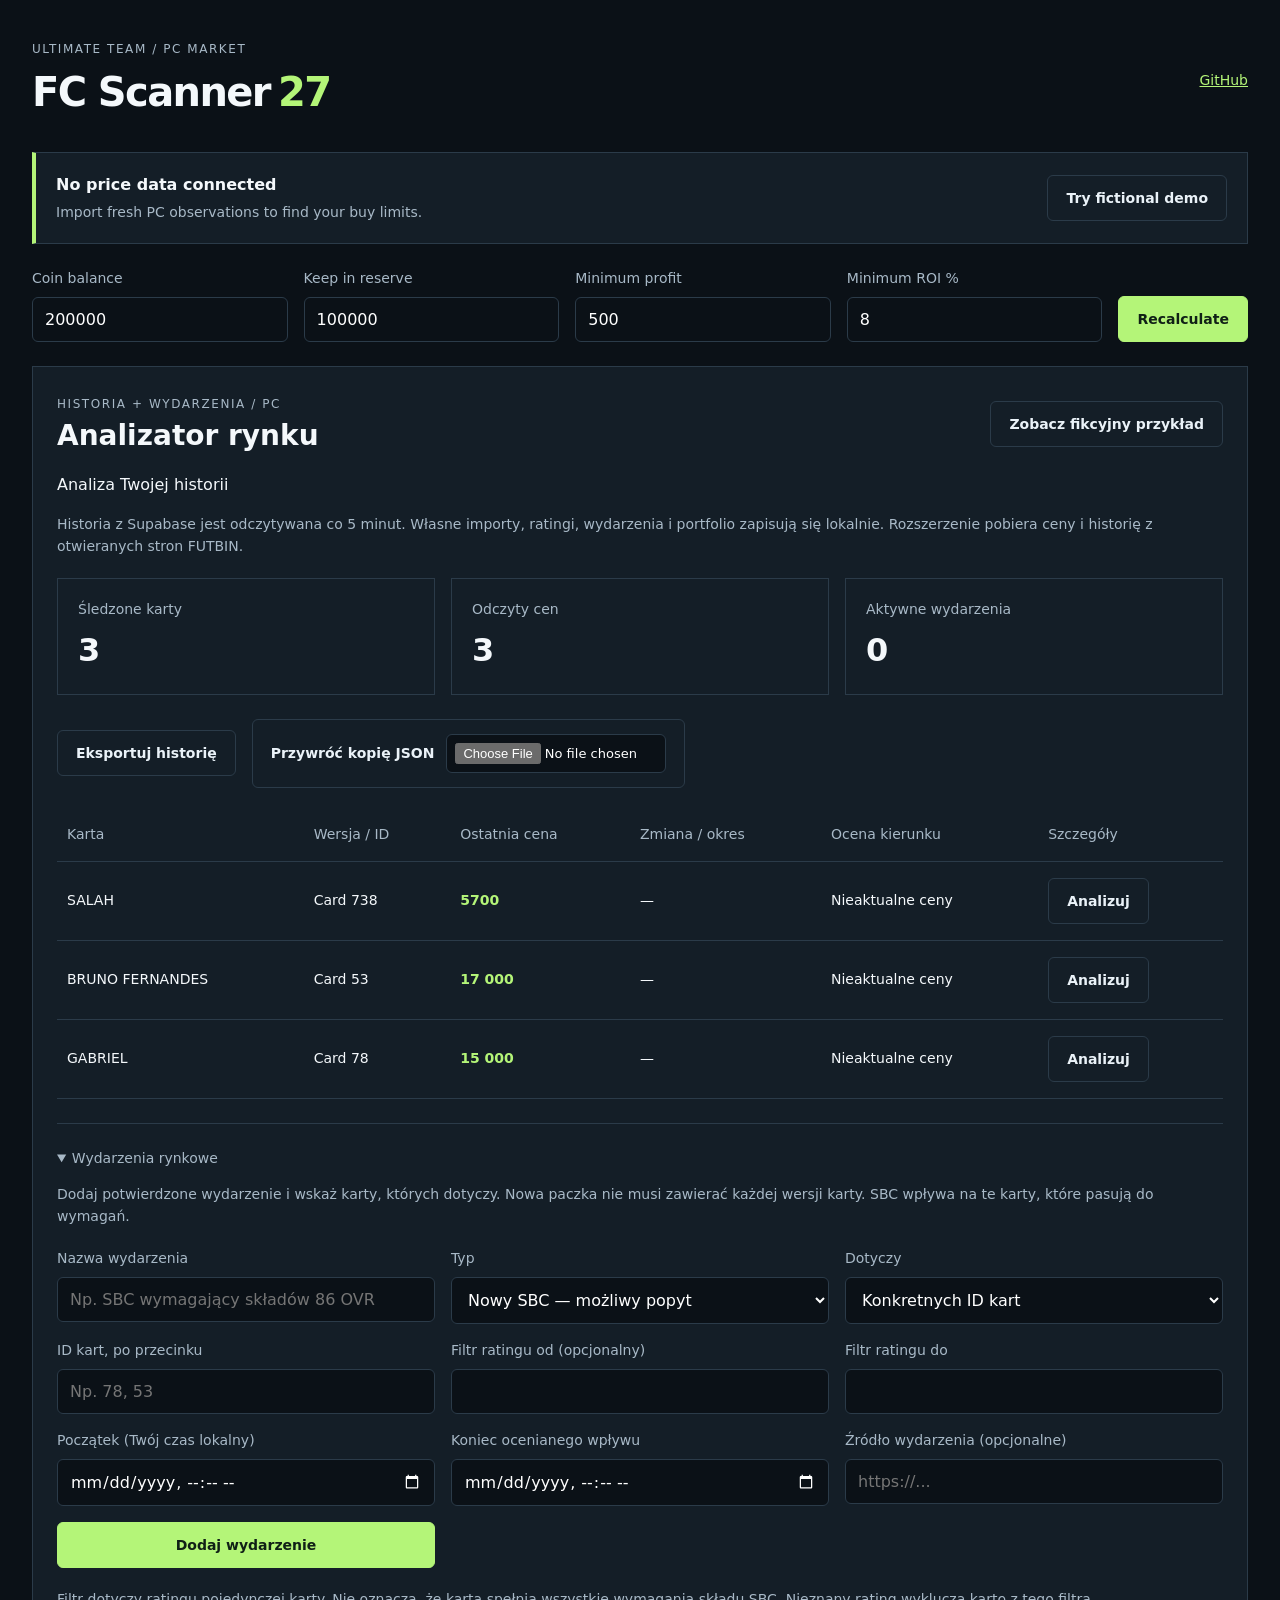
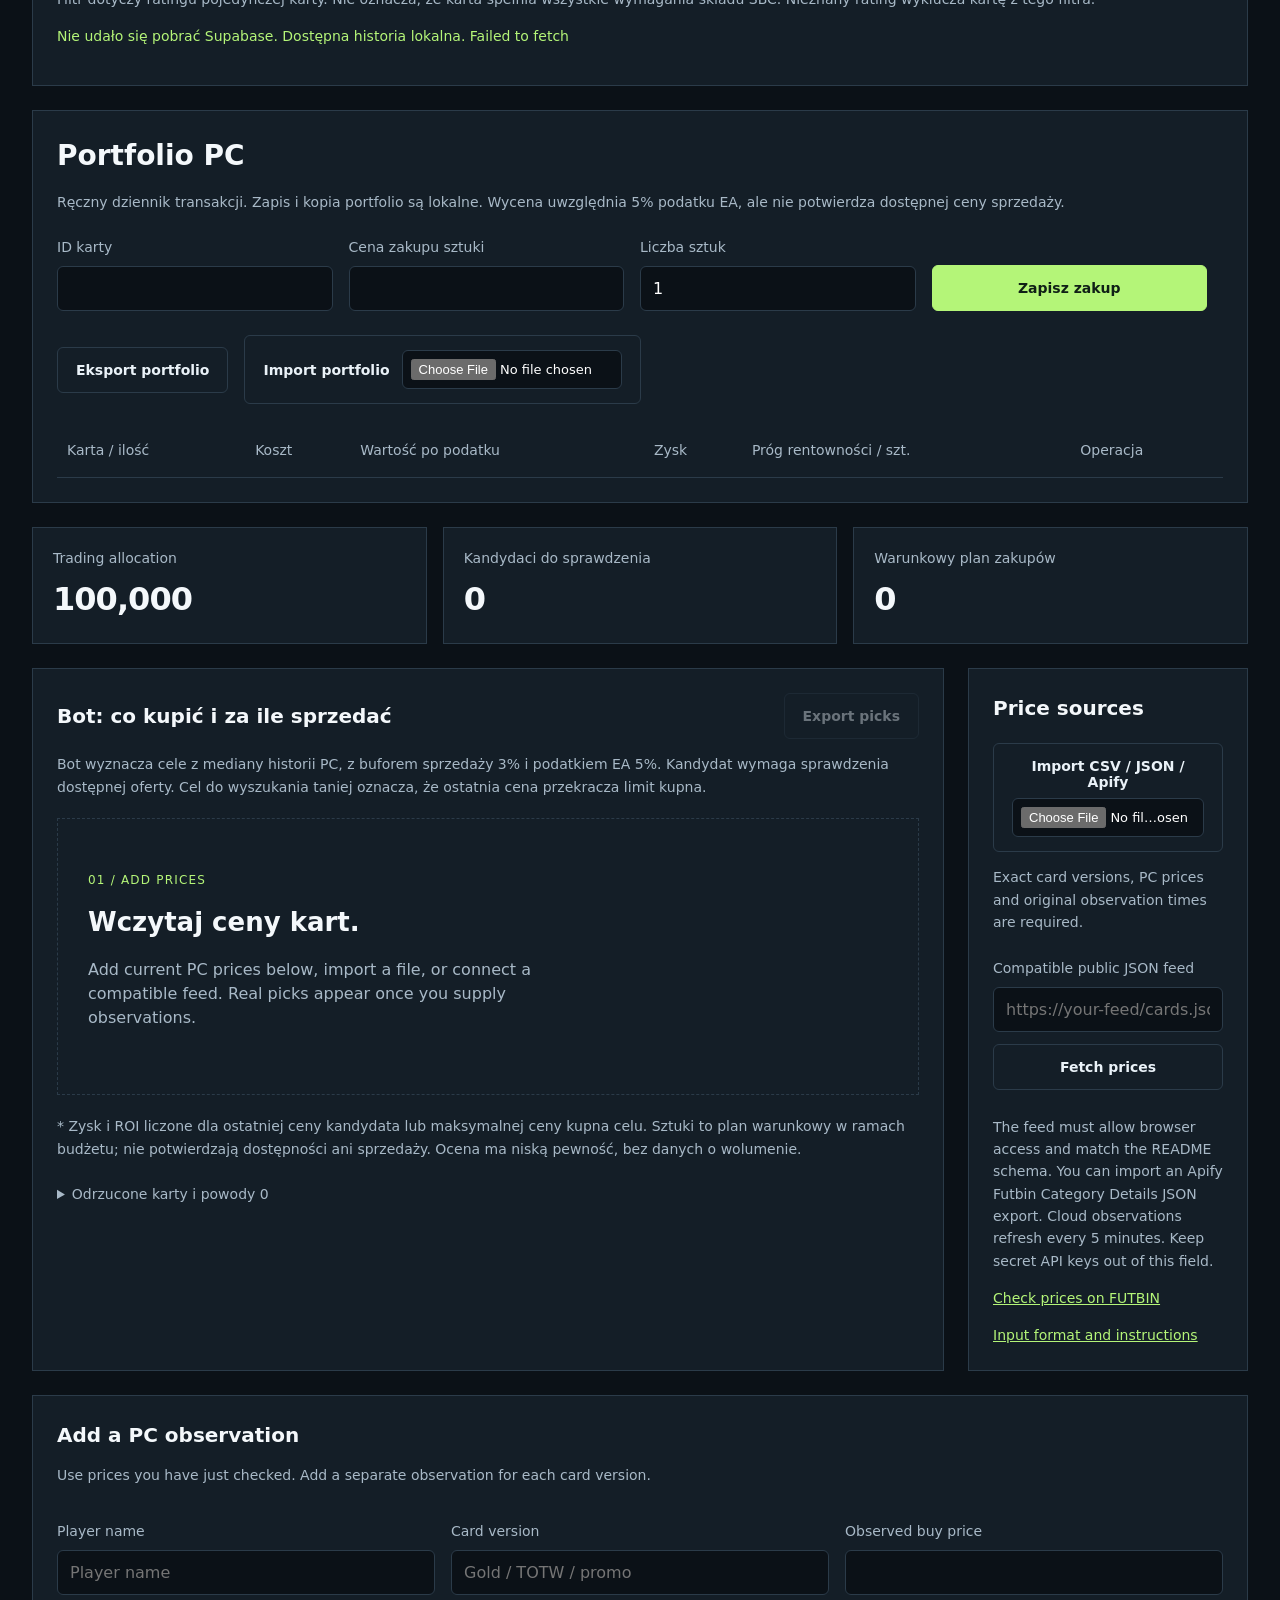
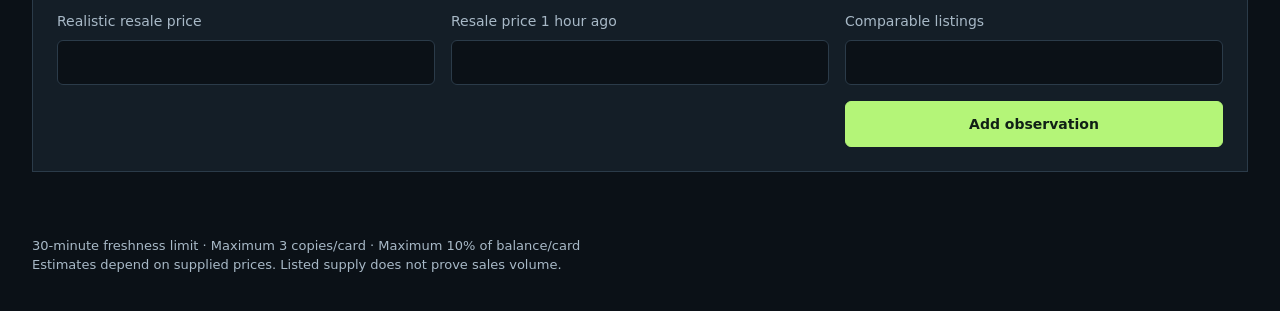
<file: index.html>
<!doctype html>
<html lang="en"><head><meta charset="utf-8"><meta name="viewport" content="width=device-width, initial-scale=1"><title>FC Scanner · PC trading</title><meta name="description" content="Calculate PC card trading targets, after-tax margins and position limits."><link rel="icon" href="data:image/svg+xml,%3Csvg xmlns='http://www.w3.org/2000/svg' viewBox='0 0 32 32'%3E%3Crect width='32' height='32' rx='7' fill='%230c141b'/%3E%3Cpath d='M7 23V9h18M7 16h13' stroke='%23b4f578' stroke-width='4' fill='none'/%3E%3C/svg%3E"><link rel="stylesheet" href="style.css"></head>
<body><main><header><div><span class="eyebrow">ULTIMATE TEAM / PC MARKET</span><h1>FC Scanner<span>27</span></h1></div><a href="https://github.com/wik60/fcscanner">GitHub</a></header>
<section class="connection"><div><strong id="mode">No price data connected</strong><p id="source">Import fresh PC observations to find your buy limits.</p></div><button id="demo" class="secondary">Try fictional demo</button></section>
<form id="settings" class="settings"><label>Coin balance<input id="budget" type="number" value="200000" min="0" step="1000" required></label><label>Keep in reserve<input id="reserve" type="number" value="100000" min="0" step="1000" required></label><label>Minimum profit<input id="minProfit" type="number" value="500" min="0" step="50" required></label><label>Minimum ROI %<input id="minRoi" type="number" value="8" min="0" step="1" required></label><button>Recalculate</button></form>
<section class="market-panel">
<div class="section-head"><div><span class="eyebrow">HISTORIA + WYDARZENIA / PC</span><h2>Analizator rynku</h2></div><button id="analysisDemo" class="secondary">Zobacz fikcyjny przykład</button></div>
<p id="analysisMode">Analiza Twojej historii</p><p class="hint">Historia z Supabase jest odczytywana co 5 minut. Własne importy, ratingi, wydarzenia i portfolio zapisują się lokalnie. Rozszerzenie pobiera ceny i historię z otwieranych stron FUTBIN.</p>
<div class="metrics"><article><span>Śledzone karty</span><strong id="historyCount">0</strong></article><article><span>Odczyty cen</span><strong id="pointCount">0</strong></article><article><span>Aktywne wydarzenia</span><strong id="eventCount">0</strong></article></div>
<div class="backup-controls"><button id="backup" class="secondary">Eksportuj historię</button><label class="file-button">Przywróć kopię JSON<input id="restore" type="file" accept=".json,application/json"></label></div>
<p id="analysisEmpty" class="hint">Brak historii. Wczytaj odczyty przez Import CSV / JSON / Apify.</p>
<div id="analysisTable" class="table-wrap" hidden><table><thead><tr><th>Karta</th><th>Wersja / ID</th><th>Ostatnia cena</th><th>Zmiana / okres</th><th>Ocena kierunku</th><th>Szczegóły</th></tr></thead><tbody id="analysisRows"></tbody></table></div>
<section id="analysisDetail" class="analysis-detail" hidden><div class="section-head"><h3 id="selectedName"></h3><label>Rating karty (zweryfikowany)<input id="cardRating" type="number" min="1" max="99" placeholder="Nieznany"></label><label>Rodzaj karty<select id="category"><option value="unknown">Nieokreślony</option><option value="fodder">Do SBC (fodder)</option><option value="playable">Do grania</option></select></label></div>
<div class="signal-grid"><article><span>Kierunek</span><strong id="direction"></strong></article><article><span>Jakość oceny</span><strong id="confidence"></strong></article><article><span>Horyzont reguły</span><strong id="horizon"></strong></article></div>
<canvas id="priceChart" role="img" aria-label="Wykres historycznych cen wybranej karty"></canvas><p id="chartCaption" class="hint"></p><p id="decision"></p><div class="reason-grid"><div><h4>Uzasadnienie</h4><ul id="reasons"></ul></div><div><h4>Niepewność</h4><ul id="risks"></ul></div></div></section>
<details class="event-editor" open><summary>Wydarzenia rynkowe</summary><p class="hint">Dodaj potwierdzone wydarzenie i wskaż karty, których dotyczy. Nowa paczka nie musi zawierać każdej wersji karty. SBC wpływa na te karty, które pasują do wymagań.</p>
<form id="eventForm"><label>Nazwa wydarzenia<input name="title" required maxlength="150" placeholder="Np. SBC wymagający składów 86 OVR"></label><label>Typ<select name="type"><option value="sbc">Nowy SBC — możliwy popyt</option><option value="evo">Ewolucja — możliwy popyt</option><option value="packs">Nowe paczki — możliwa podaż</option><option value="rewards">Nagrody — możliwa podaż</option><option value="promo">Promocja / nowe alternatywne karty</option></select></label><label>Dotyczy<select name="scope"><option value="ids">Konkretnych ID kart</option><option value="fodder">Kart oznaczonych jako do SBC</option><option value="playable">Kart oznaczonych jako do grania</option><option value="all">Całej listy — niepotwierdzony wpływ</option></select></label><label>ID kart, po przecinku<input name="ids" placeholder="Np. 78, 53"></label><label>Filtr ratingu od (opcjonalny)<input name="minRating" type="number" min="1" max="99"></label><label>Filtr ratingu do<input name="maxRating" type="number" min="1" max="99"></label><label>Początek (Twój czas lokalny)<input name="start" type="datetime-local" required></label><label>Koniec ocenianego wpływu<input name="end" type="datetime-local" required></label><label>Źródło wydarzenia (opcjonalne)<input name="url" type="url" placeholder="https://..."></label><button>Dodaj wydarzenie</button></form><p class="hint">Filtr dotyczy ratingu pojedynczej karty. Nie oznacza, że karta spełnia wszystkie wymagania składu SBC. Nieznany rating wyklucza kartę z tego filtra.</p><ul id="eventsList"></ul></details>
<p id="marketMessage" role="status" aria-live="polite"></p></section>
<section class="market-panel"><h2>Portfolio PC</h2><p class="hint">Ręczny dziennik transakcji. Zapis i kopia portfolio są lokalne. Wycena uwzględnia 5% podatku EA, ale nie potwierdza dostępnej ceny sprzedaży.</p><form id="portfolioForm" class="settings"><label>ID karty<input name="id" required></label><label>Cena zakupu sztuki<input name="buy" type="number" min="150" step="1" required></label><label>Liczba sztuk<input name="quantity" type="number" min="1" max="100" value="1" required></label><button>Zapisz zakup</button></form><p id="portfolioMessage" role="status"></p><div class="backup-controls"><button id="portfolioExport" class="secondary">Eksport portfolio</button><label class="file-button">Import portfolio<input id="portfolioImport" type="file" accept=".json"></label></div><div class="table-wrap"><table><thead><tr><th>Karta / ilość</th><th>Koszt</th><th>Wartość po podatku</th><th>Zysk</th><th>Próg rentowności / szt.</th><th>Operacja</th></tr></thead><tbody id="portfolioRows"></tbody></table></div></section><div class="metrics"><article><span>Trading allocation</span><strong id="allocation">100,000</strong></article><article><span>Kandydaci do sprawdzenia</span><strong id="count">0</strong></article><article><span>Warunkowy plan zakupów</span><strong id="spend">0</strong></article></div>
<div class="workspace"><section class="results"><div class="section-head"><h2>Bot: co kupić i za ile sprzedać</h2><button id="export" class="secondary" disabled>Export picks</button></div><p class="hint">Bot wyznacza cele z mediany historii PC, z buforem sprzedaży 3% i podatkiem EA 5%. Kandydat wymaga sprawdzenia dostępnej oferty. Cel do wyszukania taniej oznacza, że ostatnia cena przekracza limit kupna.</p><div id="empty" class="empty"><span>01 / ADD PRICES</span><h3>Start with cards you know.</h3><p>Add current PC prices below, import a file, or connect a compatible feed. Real picks appear once you supply observations.</p></div><div class="table-wrap" id="tableWrap" hidden><table><thead><tr><th>Karta</th><th>Decyzja</th><th>Kup maks. za</th><th>Wystaw za</th><th>Zysk po podatku*</th><th>ROI*</th><th>Sztuki*</th><th>Uzasadnienie</th></tr></thead><tbody id="picks"></tbody></table></div><p class="hint">* Zysk i ROI liczone dla ostatniej ceny kandydata lub maksymalnej ceny kupna celu. Sztuki to plan warunkowy w ramach budżetu; nie potwierdzają dostępności ani sprzedaży. Ocena ma niską pewność, bez danych o wolumenie.</p><details id="filtered"><summary>Odrzucone karty i powody <span id="filteredCount">0</span></summary><ul id="rejected"></ul></details></section>
<aside><h2>Price sources</h2><label class="file-button">Import CSV / JSON / Apify<input id="file" type="file" accept=".csv,.json,text/csv,application/json"></label><p class="hint">Exact card versions, PC prices and original observation times are required.</p><form id="feedForm"><label>Compatible public JSON feed<input id="feedUrl" type="url" placeholder="https://your-feed/cards.json" required></label><button class="secondary">Fetch prices</button></form><p class="hint">The feed must allow browser access and match the README schema. You can import an Apify Futbin Category Details JSON export. Cloud observations refresh every 5 minutes. Keep secret API keys out of this field.</p><a href="https://www.futbin.com/" target="_blank" rel="noopener noreferrer">Check prices on FUTBIN</a><a href="https://github.com/wik60/fcscanner#what-to-enter" target="_blank" rel="noopener noreferrer">Input format and instructions</a></aside></div>
<section class="manual"><div class="section-head"><div><h2>Add a PC observation</h2><p class="hint">Use prices you have just checked. Add a separate observation for each card version.</p></div></div><form id="cardForm"><label>Player name<input name="name" required placeholder="Player name"></label><label>Card version<input name="version" required placeholder="Gold / TOTW / promo"></label><label>Observed buy price<input name="buy_price" type="number" min="150" step="50" required></label><label>Realistic resale price<input name="market_price" type="number" min="150" step="50" required></label><label>Resale price 1 hour ago<input name="price_1h_ago" type="number" min="150" step="50" required></label><label>Comparable listings<input name="samples" type="number" min="3" step="1" required></label><button>Add observation</button></form></section>
<p id="message" role="status" aria-live="polite"></p><footer>30-minute freshness limit · Maximum 3 copies/card · Maximum 10% of balance/card<br>Estimates depend on supplied prices. Listed supply does not prove sales volume.</footer></main><script type="module" src="market-ui.mjs?v=20261002-3"></script><script type="module" src="app.mjs?v=20261002-4"></script></body></html>
</file>
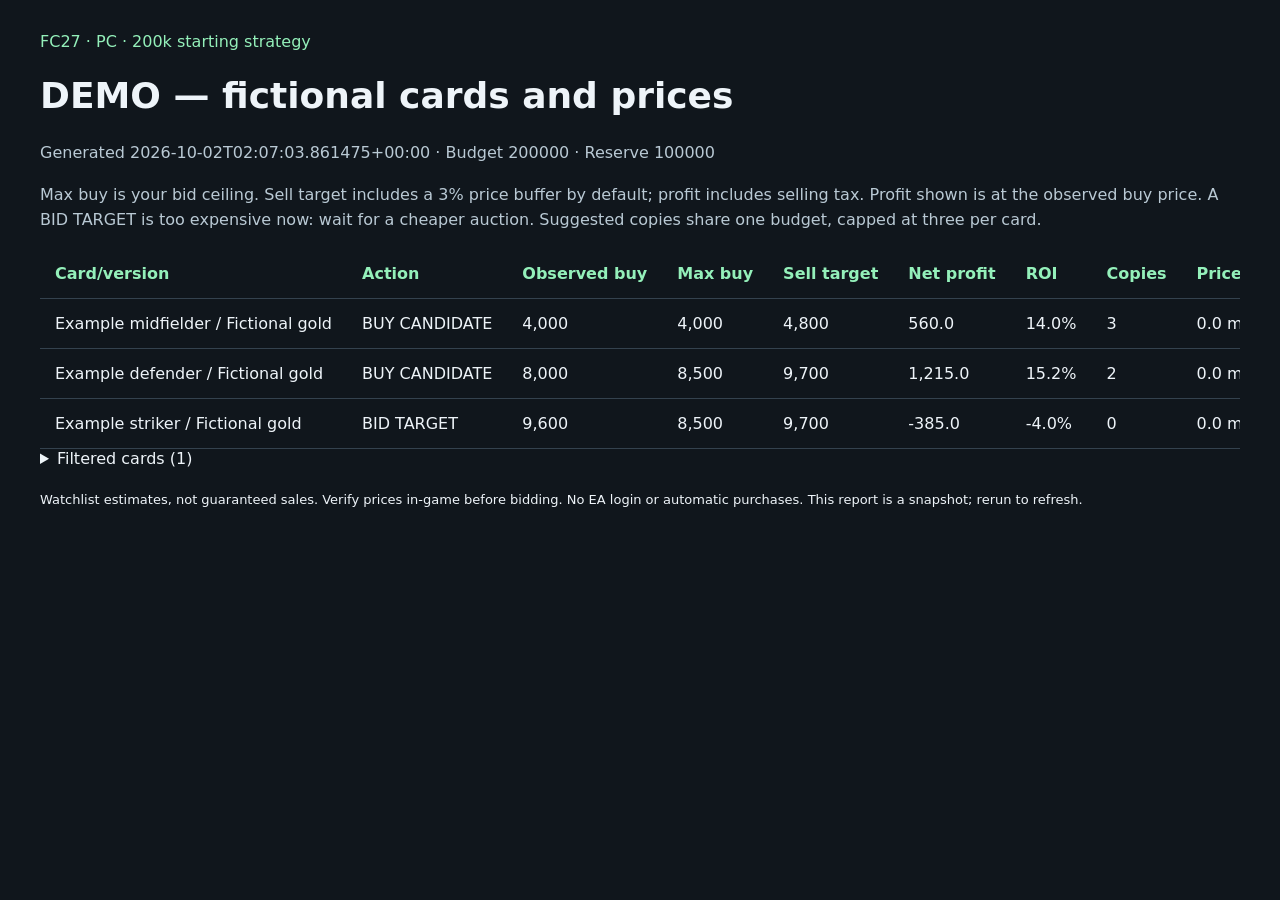
<file: demo-report.html>
<!doctype html><html lang="en"><meta charset="utf-8"><meta name="viewport" content="width=device-width, initial-scale=1"><title>FC27 PC Trader</title><style>
    body{margin:0;background:#10161c;color:#eef4f9;font:16px system-ui}main{max-width:1200px;margin:auto;padding:32px}h1{font-size:36px}p{color:#b9c9d4;line-height:1.6}.badge{color:#94f0ba}.table{overflow:auto}table{border-collapse:collapse;width:100%;white-space:nowrap}td,th{text-align:left;padding:15px;border-bottom:1px solid #34424e}th{color:#94f0ba}summary{cursor:pointer}footer{margin-top:24px;font-size:13px}</style><main><span class="badge">FC27 · PC · 200k starting strategy</span><h1>DEMO — fictional cards and prices</h1><p>Generated 2026-10-02T02:07:03.861475+00:00 · Budget 200000 · Reserve 100000</p><p>Max buy is your bid ceiling. Sell target includes a 3% price buffer by default; profit includes selling tax. Profit shown is at the observed buy price. A BID TARGET is too expensive now: wait for a cheaper auction. Suggested copies share one budget, capped at three per card.</p><div class="table"><table><thead><tr><th>Card/version</th><th>Action</th><th>Observed buy</th><th>Max buy</th><th>Sell target</th><th>Net profit</th><th>ROI</th><th>Copies</th><th>Price age</th></tr></thead><tbody><tr><td>Example midfielder / Fictional gold</td><td>BUY CANDIDATE</td><td>4,000</td><td>4,000</td><td>4,800</td><td>560.0</td><td>14.0%</td><td>3</td><td>0.0 min</td></tr><tr><td>Example defender / Fictional gold</td><td>BUY CANDIDATE</td><td>8,000</td><td>8,500</td><td>9,700</td><td>1,215.0</td><td>15.2%</td><td>2</td><td>0.0 min</td></tr><tr><td>Example striker / Fictional gold</td><td>BID TARGET</td><td>9,600</td><td>8,500</td><td>9,700</td><td>-385.0</td><td>-4.0%</td><td>0</td><td>0.0 min</td></tr></tbody></table></div><details><summary>Filtered cards (1)</summary><ul><li>Falling card example: market dropped more than 5% in 1 hour</li></ul></details><footer>Watchlist estimates, not guaranteed sales. Verify prices in-game before bidding. No EA login or automatic purchases. This report is a snapshot; rerun to refresh.</footer></main></html>
</file>
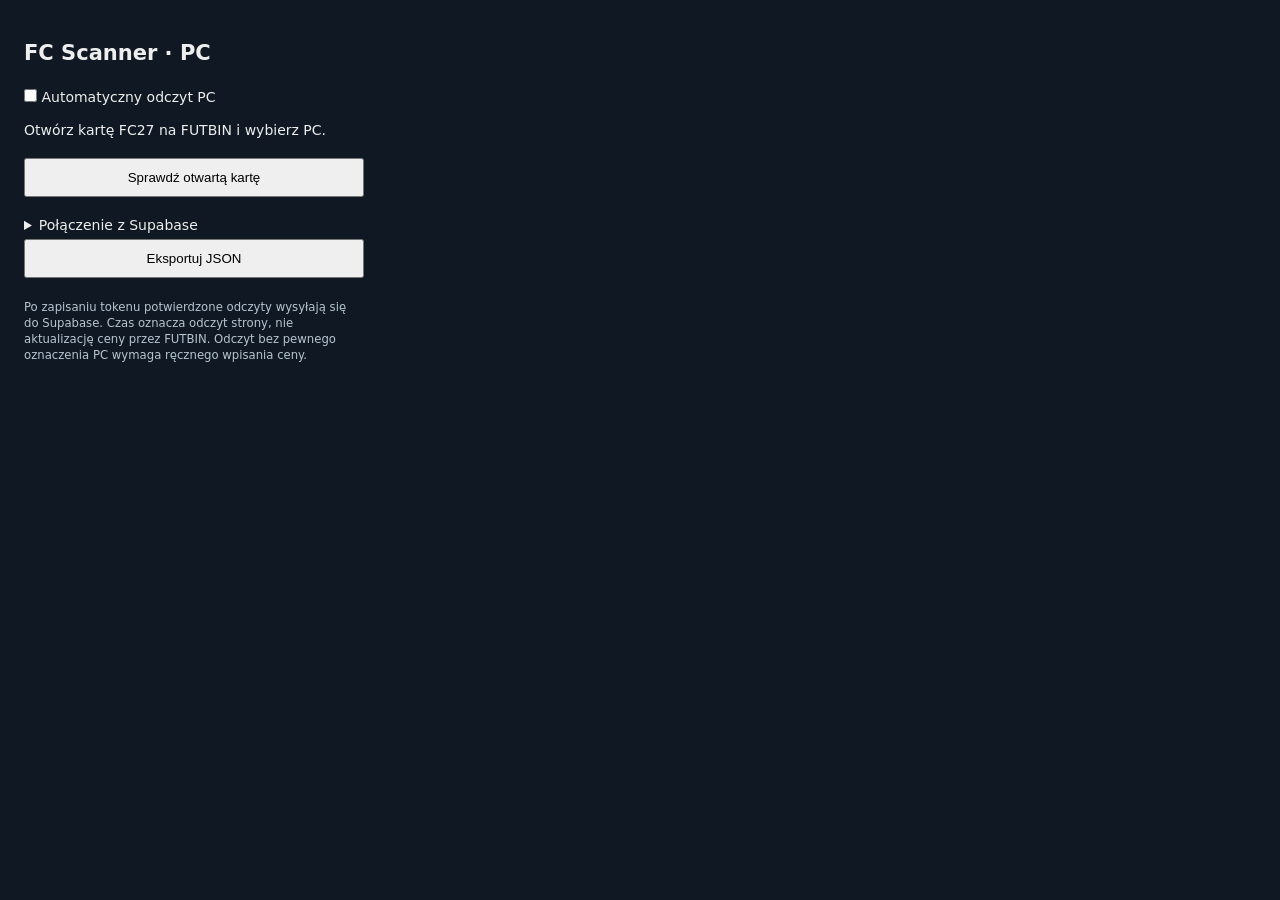
<file: extension/popup.html>
<!doctype html><html lang="pl"><meta charset="utf-8"><style>body{font:14px system-ui;width:340px;padding:16px;background:#101923;color:#eee}button,input{padding:10px;margin:6px 0;width:100%;box-sizing:border-box}button{cursor:pointer}small{color:#b6c5cf}pre{white-space:pre-wrap}label{display:block}</style><h2>FC Scanner · PC</h2><label><input id="auto" type="checkbox" style="width:auto"> Automatyczny odczyt PC</label><p id="autoStatus" role="status"></p><p>Otwórz kartę FC27 na FUTBIN i wybierz PC.</p><button id="read">Sprawdź otwartą kartę</button><pre id="status" role="status"></pre><form id="confirm" hidden><p id="card"></p><label>Cena PC widoczna na stronie<input id="price" type="number" min="150" max="15000000" required></label><label><input id="pc" type="checkbox" required style="width:auto"> Potwierdzam wybraną platformę PC i cenę.</label><button>Zapisz obserwację</button></form><details><summary>Połączenie z Supabase</summary><label>Token kolektora<input id="token" type="password" autocomplete="off"></label><button id="saveToken">Zapisz token</button><button id="sync">Wyślij zapisane odczyty</button><small>Token tylko do cen. Nie wpisuj service_role.</small></details><button id="export">Eksportuj JSON</button><small id="count"></small><p><small>Po zapisaniu tokenu potwierdzone odczyty wysyłają się do Supabase. Czas oznacza odczyt strony, nie aktualizację ceny przez FUTBIN. Odczyt bez pewnego oznaczenia PC wymaga ręcznego wpisania ceny.</small></p><script src="popup.js"></script></html>
</file>
<file: style.css>
:root{color-scheme:dark;--bg:#0b1117;--panel:#141e27;--line:#2b3b49;--muted:#a8b9c7;--accent:#b4f578}*{box-sizing:border-box}body{margin:0;background:var(--bg);color:#f4f8fb;font:16px/1.5 system-ui,-apple-system,sans-serif}main{max-width:1400px;margin:auto;padding:36px 32px}header{display:flex;justify-content:space-between;align-items:center;margin-bottom:28px}.eyebrow{color:var(--muted);font-size:12px;letter-spacing:.13em}h1{font-size:40px;line-height:1.1;margin:10px 0;font-weight:750;letter-spacing:-.04em}h1 span{color:var(--accent);margin-left:8px}a{color:var(--accent);font-size:14px}h2{font-size:20px;margin:0}h3{font-size:26px;margin:12px 0}.connection{display:flex;justify-content:space-between;gap:20px;align-items:center;border:1px solid var(--line);border-left:4px solid var(--accent);padding:20px;background:var(--panel)}.connection p{margin:5px 0 0;color:var(--muted);font-size:14px}.settings{display:grid;grid-template-columns:repeat(4,1fr) auto;gap:16px;margin:24px 0;align-items:end}label{display:flex;flex-direction:column;gap:8px;color:var(--muted);font-size:14px}input{width:100%;background:var(--bg);border:1px solid var(--line);border-radius:6px;padding:12px;color:#fff;font:16px system-ui}input:focus{outline:2px solid var(--accent);outline-offset:2px}button,.file-button{font:600 14px system-ui;padding:14px 18px;border:1px solid var(--accent);background:var(--accent);color:#102016;border-radius:6px;cursor:pointer;min-height:46px}button:disabled{opacity:.4;cursor:default}.secondary,.file-button{background:transparent;color:#eaf2f8;border-color:var(--line)}button:hover:not(:disabled),.file-button:hover{filter:brightness(1.15)}button:focus-visible,a:focus-visible,summary:focus-visible{outline:2px solid var(--accent);outline-offset:4px}.metrics{display:grid;grid-template-columns:repeat(3,1fr);gap:16px;margin-bottom:24px}.metrics article{padding:20px;background:var(--panel);border:1px solid var(--line)}.metrics span{display:block;color:var(--muted);font-size:14px}.metrics strong{display:block;font-size:32px;letter-spacing:-.03em;margin-top:6px;font-variant-numeric:tabular-nums}.workspace{display:grid;grid-template-columns:minmax(0,1fr) 280px;gap:24px}.results,aside,.manual{padding:24px;border:1px solid var(--line);background:var(--panel)}.section-head{display:flex;justify-content:space-between;align-items:center;gap:12px}.hint{font-size:14px;color:var(--muted);line-height:1.6}.empty{padding:48px 30px;margin:20px 0;border:1px dashed var(--line);max-width:100%}.empty>span{font-size:12px;letter-spacing:.1em;color:var(--accent)}.empty p{color:var(--muted);max-width:500px}.file-button{margin:20px 0 12px;text-align:center;align-items:center}.file-button input{padding:8px;font-size:13px;max-width:100%}aside form{margin-top:24px}aside button{margin:12px 0;width:100%}aside a{display:block;margin-top:16px}.table-wrap{overflow:auto}table{width:100%;border-collapse:collapse;font-variant-numeric:tabular-nums;font-size:14px}th{text-align:left;color:var(--muted);font-weight:500}td,th{padding:16px 10px;border-bottom:1px solid var(--line);white-space:nowrap}td:first-child{min-width:155px;white-space:normal}td small{display:block;color:var(--muted)}.tag{display:inline-block;font-size:12px;border:1px solid #687950;padding:4px 8px;border-radius:4px;color:var(--accent)}.wait{color:#e7bf73;border-color:#725f3f}td:nth-child(3){color:var(--accent);font-weight:700}.manual{margin-top:24px}.manual form{display:grid;grid-template-columns:repeat(3,1fr);gap:16px;margin-top:20px}.manual button{grid-column:3;align-self:end}summary{cursor:pointer;color:var(--muted);font-size:14px;margin-top:24px}li{font-size:14px;margin:8px 0;color:var(--muted)}footer{margin-top:24px;color:var(--muted);font-size:13px}#message{color:var(--accent);min-height:24px}.error{color:#ffacac!important}[hidden]{display:none!important}@media(max-width:1000px){.settings{grid-template-columns:repeat(2,1fr)}.settings button{grid-column:span 2}.workspace{grid-template-columns:1fr}.manual form{grid-template-columns:repeat(2,1fr)}.manual button{grid-column:span 2}}@media(max-width:550px){main{padding:24px 16px}h1{font-size:34px}.connection{align-items:flex-start;flex-direction:column}.metrics{gap:8px}.metrics article{padding:12px}.metrics strong{font-size:24px}.metrics span{font-size:12px}.results,aside,.manual{padding:18px}.empty{padding:28px 18px}.manual form{grid-template-columns:1fr}.manual button{grid-column:1}.settings{gap:12px}.section-head{flex-wrap:wrap}}

.market-panel{border:1px solid var(--line);background:var(--panel);padding:24px;margin-bottom:24px}.market-panel>.metrics{margin-top:20px}.market-panel h2{font-size:28px}.backup-controls{display:flex;align-items:center;gap:16px;margin-bottom:20px}.backup-controls .file-button{margin:0;flex-direction:row;gap:12px}.backup-controls input{max-width:220px}select{font:16px system-ui;color:#fff;background:var(--bg);border:1px solid var(--line);border-radius:6px;padding:12px;width:100%}.analysis-detail{margin-top:24px;border-top:1px solid var(--line);padding-top:24px}.analysis-detail h3{font-size:22px}.signal-grid{display:grid;grid-template-columns:repeat(3,1fr);gap:20px;margin:24px 0}.signal-grid span{display:block;color:var(--muted);font-size:14px}.signal-grid strong{font-size:18px;color:var(--accent)}#priceChart{display:block;width:100%;height:220px;background:var(--bg);border-radius:6px}.reason-grid{display:grid;grid-template-columns:1fr 1fr;gap:24px}.reason-grid h4{margin-bottom:8px}#eventForm{display:grid;grid-template-columns:repeat(3,1fr);gap:16px;margin:20px 0}#eventForm button{align-self:end}.event-editor{border-top:1px solid var(--line);margin-top:24px}#eventsList li{display:flex;justify-content:space-between;align-items:center;gap:16px}.market-panel li{font-size:14px}#marketMessage{color:var(--accent);font-size:14px}.analysis-detail a{display:block}@media(max-width:800px){#eventForm{grid-template-columns:1fr 1fr}.backup-controls{align-items:flex-start;flex-direction:column}.signal-grid{grid-template-columns:1fr}.reason-grid{grid-template-columns:1fr}}@media(max-width:550px){.market-panel{padding:18px}#eventForm{grid-template-columns:1fr}.backup-controls .file-button{flex-direction:column}.analysis-detail .section-head{align-items:flex-start;flex-direction:column}}
</file>
